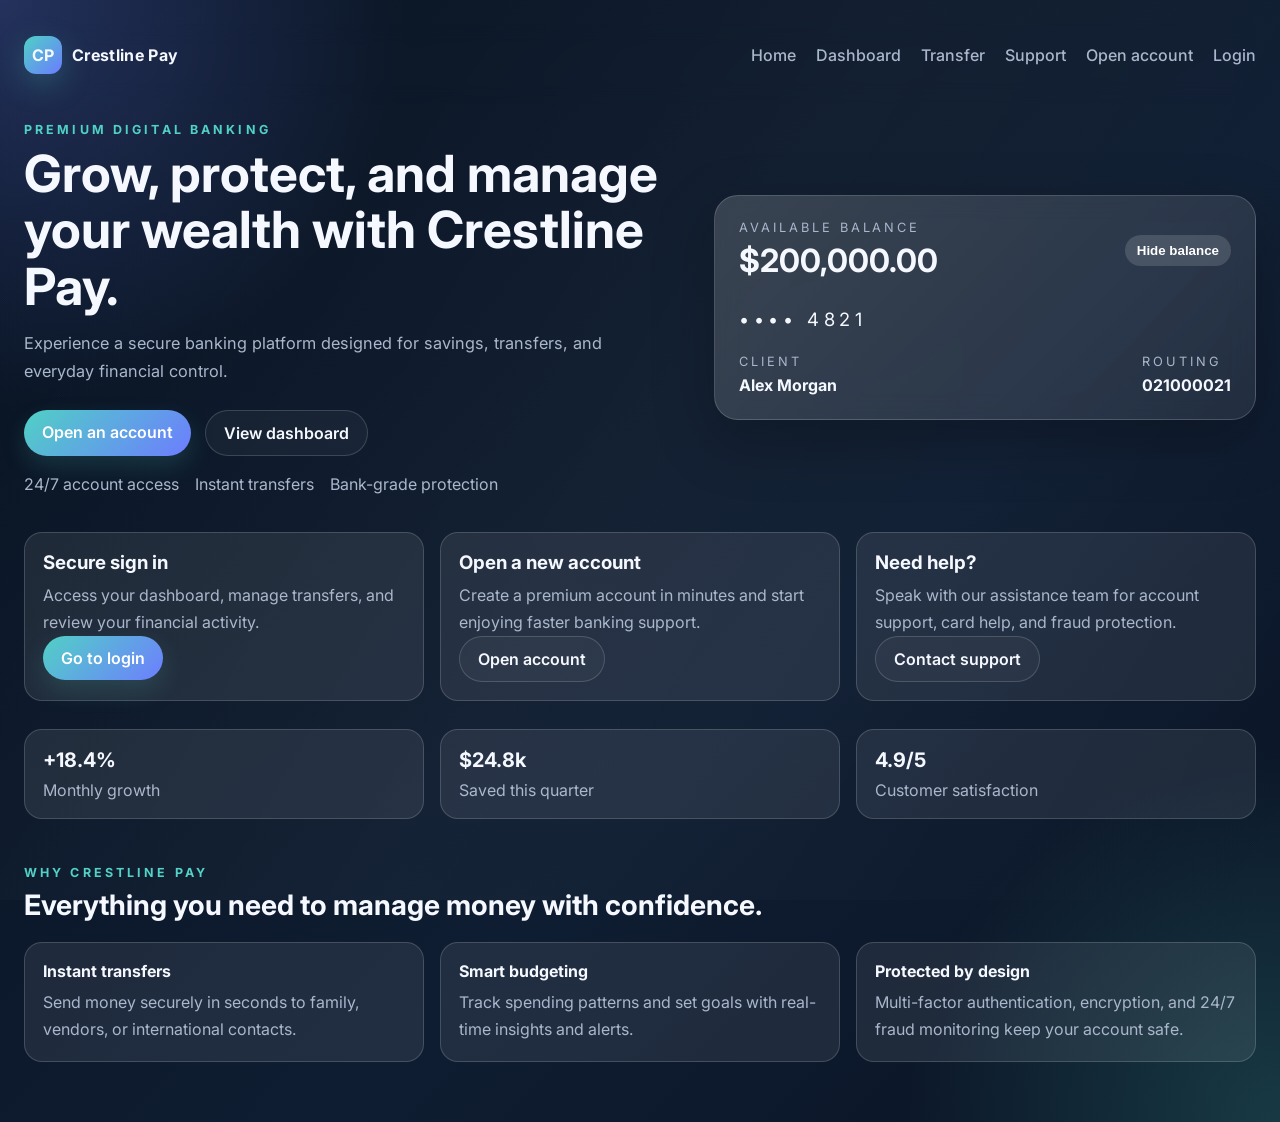
<file: index.html>
<!DOCTYPE html>
<html lang="en">
  <head>
    <meta charset="UTF-8" />
    <meta name="viewport" content="width=device-width, initial-scale=1.0" />
    <title>Crestline Pay</title>
    <meta name="description" content="A professional digital banking experience by Crestline Pay." />
    <link rel="preconnect" href="https://fonts.googleapis.com" />
    <link rel="preconnect" href="https://fonts.gstatic.com" crossorigin />
    <link href="https://fonts.googleapis.com/css2?family=Inter:wght@400;500;600;700;800&display=swap" rel="stylesheet" />
    <link rel="stylesheet" href="styles.css" />
  </head>
  <body>
    <div class="page-shell">
      <header class="topbar">
        <a class="brand" href="index.html">
          <span class="brand-mark">CP</span>
          <span>Crestline Pay</span>
        </a>
        <nav class="nav-links">
          <a href="index.html">Home</a>
          <a href="dashboard.html">Dashboard</a>
          <a href="transfer.html">Transfer</a>
          <a href="support.html">Support</a>
          <a href="open-account.html">Open account</a>
          <a href="login.html">Login</a>
        </nav>
      </header>

      <main>
        <section class="hero">
          <div class="hero-copy">
            <p class="eyebrow">Premium digital banking</p>
            <h1>Grow, protect, and manage your wealth with Crestline Pay.</h1>
            <p class="lead">
              Experience a secure banking platform designed for savings, transfers, and everyday financial control.
            </p>
            <div class="hero-actions">
              <a class="btn btn-primary" href="open-account.html">Open an account</a>
              <a class="btn btn-secondary" href="dashboard.html">View dashboard</a>
            </div>
            <ul class="trust-list">
              <li>24/7 account access</li>
              <li>Instant transfers</li>
              <li>Bank-grade protection</li>
            </ul>
          </div>

          <div class="hero-card">
            <div class="card-top">
              <div>
                <p class="card-label">Available balance</p>
                <h2 id="balanceValue">$200,000.00</h2>
              </div>
              <button id="toggleBalance" class="mini-btn">Hide balance</button>
            </div>
            <div class="card-chip">•••• 4821</div>
            <div class="card-details">
              <div>
                <p class="card-label">Client</p>
                <strong>Alex Morgan</strong>
              </div>
              <div>
                <p class="card-label">Routing</p>
                <strong>021000021</strong>
              </div>
            </div>
          </div>
        </section>

        <section class="action-grid">
          <article class="page-card">
            <h3>Secure sign in</h3>
            <p>Access your dashboard, manage transfers, and review your financial activity.</p>
            <a class="btn btn-primary" href="login.html">Go to login</a>
          </article>
          <article class="page-card">
            <h3>Open a new account</h3>
            <p>Create a premium account in minutes and start enjoying faster banking support.</p>
            <a class="btn btn-secondary" href="open-account.html">Open account</a>
          </article>
          <article class="page-card">
            <h3>Need help?</h3>
            <p>Speak with our assistance team for account support, card help, and fraud protection.</p>
            <a class="btn btn-secondary" href="support.html">Contact support</a>
          </article>
        </section>

        <section class="stats-grid" aria-label="Account highlights">
          <article>
            <strong>+18.4%</strong>
            <span>Monthly growth</span>
          </article>
          <article>
            <strong>$24.8k</strong>
            <span>Saved this quarter</span>
          </article>
          <article>
            <strong>4.9/5</strong>
            <span>Customer satisfaction</span>
          </article>
        </section>

        <section class="feature-section" id="features">
          <div class="section-heading">
            <p class="eyebrow">Why Crestline Pay</p>
            <h3>Everything you need to manage money with confidence.</h3>
          </div>

          <div class="feature-grid">
            <article class="feature-card">
              <h4>Instant transfers</h4>
              <p>Send money securely in seconds to family, vendors, or international contacts.</p>
            </article>
            <article class="feature-card">
              <h4>Smart budgeting</h4>
              <p>Track spending patterns and set goals with real-time insights and alerts.</p>
            </article>
            <article class="feature-card">
              <h4>Protected by design</h4>
              <p>Multi-factor authentication, encryption, and 24/7 fraud monitoring keep your account safe.</p>
            </article>
          </div>
        </section>
      </main>
    </div>

    <script src="script.js"></script>
  </body>
</html>
</file>
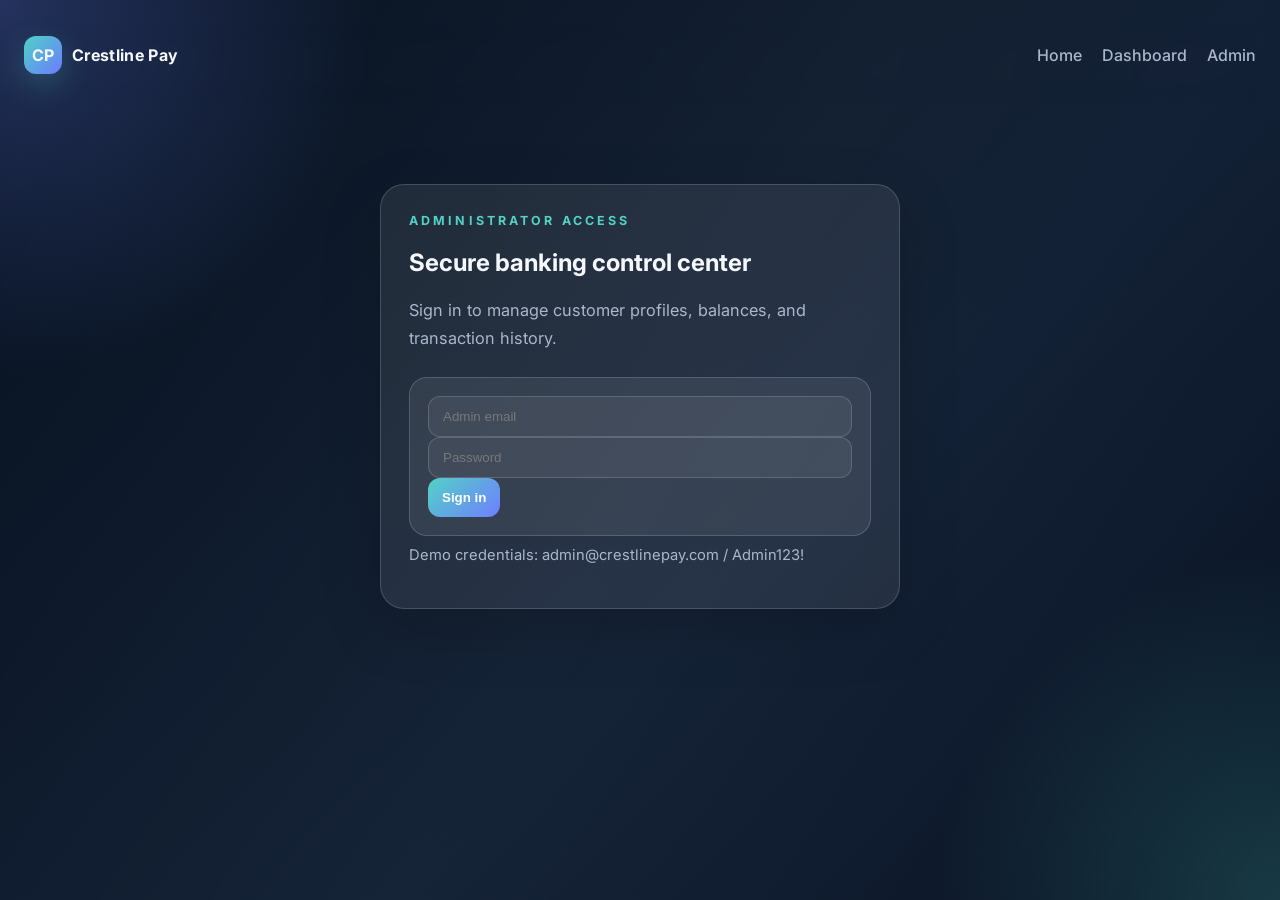
<file: admin-dashboard.html>
<!DOCTYPE html>
<html lang="en">
  <head>
    <meta charset="UTF-8" />
    <meta name="viewport" content="width=device-width, initial-scale=1.0" />
    <title>Crestline Pay | Admin Dashboard</title>
    <link rel="preconnect" href="https://fonts.googleapis.com" />
    <link rel="preconnect" href="https://fonts.gstatic.com" crossorigin />
    <link href="https://fonts.googleapis.com/css2?family=Inter:wght@400;500;600;700;800&display=swap" rel="stylesheet" />
    <link rel="stylesheet" href="styles.css" />
  </head>
  <body>
    <div class="page-shell">
      <header class="topbar">
        <a class="brand" href="index.html">
          <span class="brand-mark">CP</span>
          <span>Crestline Pay</span>
        </a>
        <nav class="nav-links">
          <a href="index.html">Home</a>
          <a href="admin-dashboard.html">Admin panel</a>
          <a href="admin-login.html" onclick="localStorage.removeItem('crestlineAdminAuth')">Logout</a>
        </nav>
      </header>

      <main class="admin-grid">
        <section class="admin-card">
          <div class="card-row">
            <h3>Customer management</h3>
            <span class="pill">Live</span>
          </div>

          <table>
            <thead>
              <tr>
                <th>Name</th>
                <th>Email</th>
                <th>Balance</th>
                <th>Status</th>
              </tr>
            </thead>
            <tbody id="customerTableBody"></tbody>
          </table>
        </section>

        <section class="admin-card">
          <div class="card-row">
            <h3>Create customer account</h3>
            <span class="pill">New</span>
          </div>
          <form id="createCustomerForm" class="form-card compact large-form">
            <input type="text" id="newCustomerName" placeholder="Customer name" required />
            <input type="email" id="newCustomerEmail" placeholder="Customer email" required />
            <input type="number" id="newCustomerBalance" placeholder="Initial balance" required />
            <select id="newCustomerStatus">
              <option value="Active">Active</option>
              <option value="Pending">Pending</option>
              <option value="Restricted">Restricted</option>
            </select>
            <button type="submit">Create account</button>
          </form>
          <p id="createAccountMessage" class="success-text"></p>
        </section>

        <section class="admin-card">
          <div class="card-row">
            <h3>Update account balance</h3>
            <span class="pill">Edit</span>
          </div>
          <form id="balanceForm" class="form-card compact">
            <select id="customerSelect"></select>
            <input type="number" id="newBalance" placeholder="New balance" required />
            <button type="submit">Save balance</button>
          </form>
          <p id="balanceMessage" class="success-text"></p>
        </section>

        <section class="admin-card wide">
          <div class="card-row">
            <h3>Transaction history</h3>
            <span class="pill">Recent</span>
          </div>
          <table>
            <thead>
              <tr>
                <th>Date</th>
                <th>Customer</th>
                <th>Type</th>
                <th>Amount</th>
                <th>Status</th>
              </tr>
            </thead>
            <tbody id="transactionTableBody"></tbody>
          </table>
        </section>
      </main>
    </div>

    <script>
      if (!localStorage.getItem('crestlineAdminAuth')) {
        window.location.href = 'admin-login.html';
      }

      const STORAGE_KEY = 'customers';
      const createForm = document.getElementById('createCustomerForm');
      const balanceForm = document.getElementById('balanceForm');
      const customerTableBody = document.getElementById('customerTableBody');
      const transactionTableBody = document.getElementById('transactionTableBody');
      const customerSelect = document.getElementById('customerSelect');
      const createMessage = document.getElementById('createAccountMessage');
      const balanceMessage = document.getElementById('balanceMessage');

      function formatCurrency(amount) {
        return `$${Number(amount).toLocaleString('en-US', { minimumFractionDigits: 2, maximumFractionDigits: 2 })}`;
      }

      function getCustomers() {
        const saved = localStorage.getItem(STORAGE_KEY);
        if (saved) {
          try {
            const customers = JSON.parse(saved);
            // Convert sign-up customers to admin format if needed
            return customers.map(c => ({
              id: c.id || Date.now(),
              name: c.fullName || c.name,
              email: c.email,
              password: c.password,
              balance: c.balance || 0,
              status: c.status || 'Active',
              address: c.address,
              accountType: c.accountType,
              transactions: c.transactions || []
            }));
          } catch (error) {
            return [];
          }
        }

        return [];
      }

      function saveCustomers(customers) {
        localStorage.setItem(STORAGE_KEY, JSON.stringify(customers));
      }

      function render() {
        const customers = getCustomers();
        customerTableBody.innerHTML = customers.map((customer) => `
          <tr>
            <td>${customer.name}</td>
            <td>${customer.email}</td>
            <td>${formatCurrency(customer.balance)}</td>
            <td><span style="padding: 4px 8px; background: #e8f5e9; color: #2e7d32; border-radius: 4px; font-size: 0.85rem;">${customer.status}</span></td>
          </tr>
        `).join('');

        customerSelect.innerHTML = customers.map((customer) => `
          <option value="${customer.id}">${customer.name}</option>
        `).join('');

        const allTransactions = customers.flatMap((customer) =>
          customer.transactions.map((transaction) => ({
            ...transaction,
            customerName: customer.name,
            customerId: customer.id
          }))
        );

        transactionTableBody.innerHTML = allTransactions.slice().reverse().map((transaction) => `
          <tr>
            <td>${transaction.date}</td>
            <td>${transaction.customerName}</td>
            <td>${transaction.type}</td>
            <td style="${transaction.amount >= 0 ? 'color: #2e7d32;' : 'color: #d32f2f;'}">${transaction.amount >= 0 ? '+' : ''}${formatCurrency(transaction.amount)}</td>
            <td><span style="padding: 4px 8px; background: #e3f2fd; color: #1565c0; border-radius: 4px; font-size: 0.85rem;">${transaction.status}</span></td>
          </tr>
        `).join('');
      }

      createForm.addEventListener('submit', (event) => {
        event.preventDefault();

        const customers = getCustomers();
        const newBalance = Number(document.getElementById('newCustomerBalance').value);
        const newCustomer = {
          id: Date.now(),
          fullName: document.getElementById('newCustomerName').value.trim(),
          email: document.getElementById('newCustomerEmail').value.trim(),
          password: 'defaultPassword123',
          balance: newBalance,
          status: document.getElementById('newCustomerStatus').value,
          address: '',
          accountType: 'Checking account',
          transactions: [
            {
              date: new Date().toISOString().slice(0, 10),
              type: 'Opening Deposit',
              amount: newBalance,
              status: 'Completed'
            }
          ]
        };

        customers.push(newCustomer);
        saveCustomers(customers);
        createForm.reset();
        createMessage.textContent = `${newCustomer.fullName}'s account has been created.`;
        render();
      });

      balanceForm.addEventListener('submit', (event) => {
        event.preventDefault();

        const customers = getCustomers();
        const customerId = Number(customerSelect.value);
        const customer = customers.find((entry) => entry.id === customerId);
        const newBalance = Number(document.getElementById('newBalance').value);
        const oldBalance = customer ? customer.balance : 0;
        const balanceDifference = newBalance - oldBalance;

        if (customer) {
          customer.balance = newBalance;
          customer.transactions.push({
            date: new Date().toISOString().slice(0, 10),
            type: balanceDifference >= 0 ? 'Deposit' : 'Withdrawal',
            amount: balanceDifference,
            status: 'Completed'
          });
          saveCustomers(customers);
          balanceMessage.textContent = `${customer.name}'s balance updated to ${formatCurrency(newBalance)}.`;
          document.getElementById('newBalance').value = '';
          render();
        }
      });

      render();
    </script>
  </body>
</html>
</file>
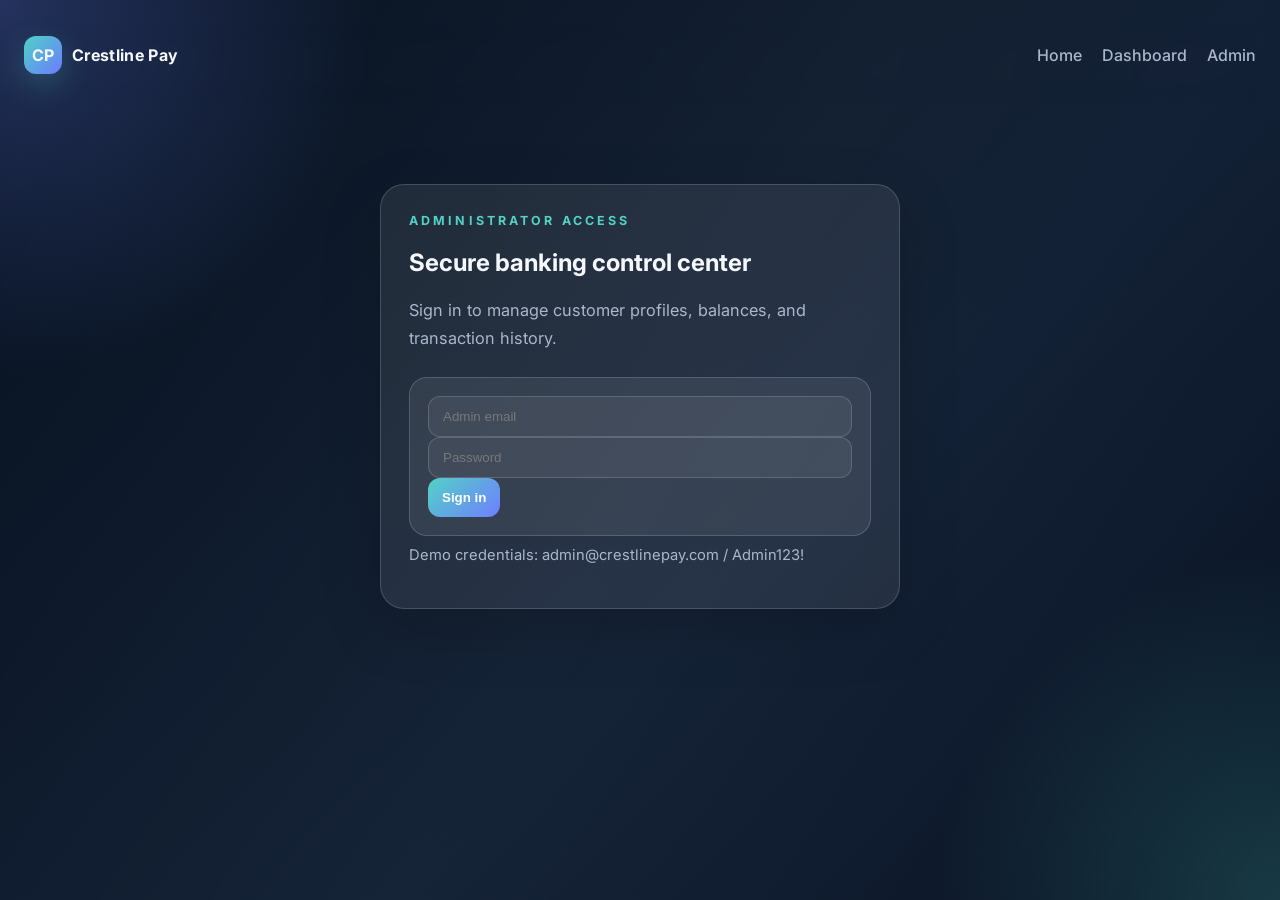
<file: admin-login.html>
<!DOCTYPE html>
<html lang="en">
  <head>
    <meta charset="UTF-8" />
    <meta name="viewport" content="width=device-width, initial-scale=1.0" />
    <title>Crestline Pay | Admin Login</title>
    <link rel="preconnect" href="https://fonts.googleapis.com" />
    <link rel="preconnect" href="https://fonts.gstatic.com" crossorigin />
    <link href="https://fonts.googleapis.com/css2?family=Inter:wght@400;500;600;700;800&display=swap" rel="stylesheet" />
    <link rel="stylesheet" href="styles.css" />
  </head>
  <body>
    <div class="page-shell">
      <header class="topbar">
        <a class="brand" href="index.html">
          <span class="brand-mark">CP</span>
          <span>Crestline Pay</span>
        </a>
        <nav class="nav-links">
          <a href="index.html">Home</a>
          <a href="dashboard.html">Dashboard</a>
          <a href="admin-login.html">Admin</a>
        </nav>
      </header>

      <main class="auth-center">
        <section class="auth-card">
          <p class="eyebrow">Administrator access</p>
          <h1>Secure banking control center</h1>
          <p class="lead">Sign in to manage customer profiles, balances, and transaction history.</p>

          <form id="adminLoginForm" class="form-card">
            <input type="email" id="adminEmail" placeholder="Admin email" required />
            <input type="password" id="adminPassword" placeholder="Password" required />
            <button type="submit">Sign in</button>
          </form>

          <p class="helper-text">Demo credentials: admin@crestlinepay.com / Admin123!</p>
          <p id="adminError" class="error-text"></p>
        </section>
      </main>
    </div>

    <script>
      const form = document.getElementById('adminLoginForm');
      const errorBox = document.getElementById('adminError');

      form.addEventListener('submit', (event) => {
        event.preventDefault();
        const email = document.getElementById('adminEmail').value.trim();
        const password = document.getElementById('adminPassword').value;

        if (email === 'admin@crestlinepay.com' && password === 'Admin123!') {
          localStorage.setItem('crestlineAdminAuth', 'true');
          window.location.href = 'admin-dashboard.html';
        } else {
          errorBox.textContent = 'Invalid login credentials. Please try again.';
        }
      });
    </script>
  </body>
</html>
</file>
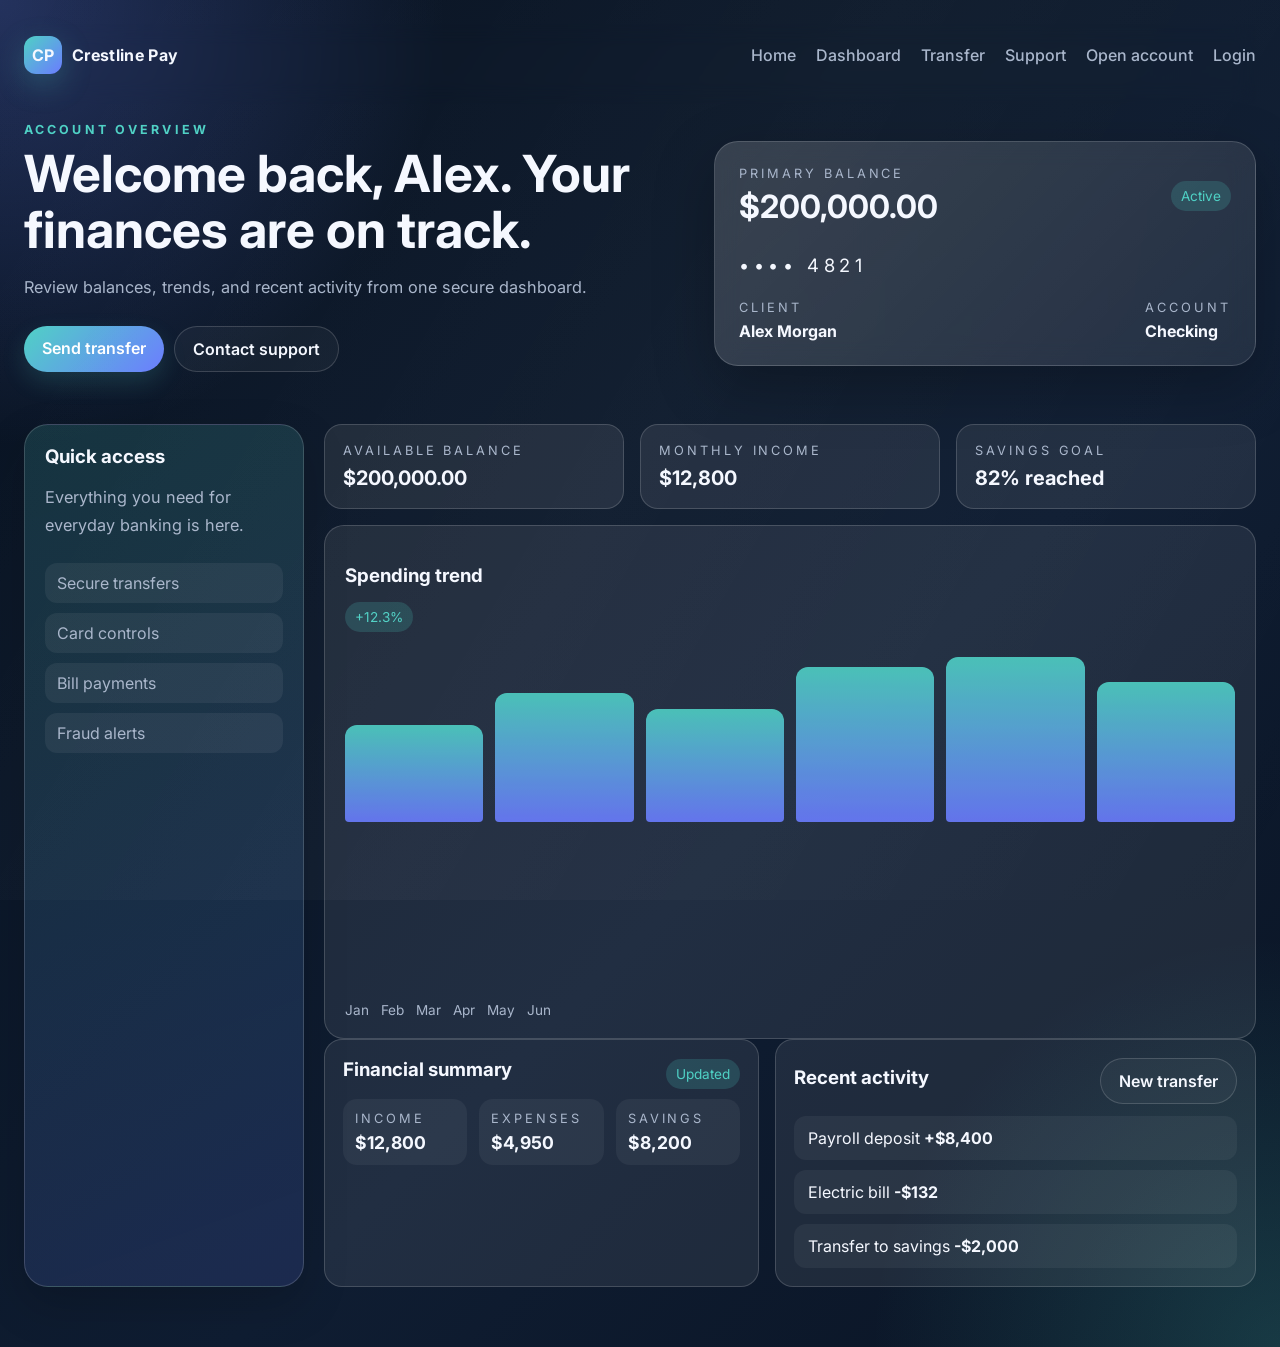
<file: dashboard.html>
<!DOCTYPE html>
<html lang="en">
  <head>
    <meta charset="UTF-8" />
    <meta name="viewport" content="width=device-width, initial-scale=1.0" />
    <title>Crestline Pay | Dashboard</title>
    <link rel="preconnect" href="https://fonts.googleapis.com" />
    <link rel="preconnect" href="https://fonts.gstatic.com" crossorigin />
    <link href="https://fonts.googleapis.com/css2?family=Inter:wght@400;500;600;700;800&display=swap" rel="stylesheet" />
    <link rel="stylesheet" href="styles.css" />
  </head>
  <body>
    <div class="page-shell">
      <header class="topbar">
        <a class="brand" href="index.html">
          <span class="brand-mark">CP</span>
          <span>Crestline Pay</span>
        </a>
        <nav class="nav-links">
          <a href="index.html">Home</a>
          <a href="dashboard.html">Dashboard</a>
          <a href="transfer.html">Transfer</a>
          <a href="support.html">Support</a>
          <a href="open-account.html">Open account</a>
          <a href="login.html">Login</a>
        </nav>
      </header>

      <main>
        <section class="hero">
          <div class="hero-copy">
            <p class="eyebrow">Account overview</p>
            <h1>Welcome back, <span data-customer-name>Alex</span>. Your finances are on track.</h1>
            <p class="lead">Review balances, trends, and recent activity from one secure dashboard.</p>
            <div class="quick-actions">
              <a class="btn btn-primary" href="transfer.html">Send transfer</a>
              <a class="btn btn-secondary" href="support.html">Contact support</a>
            </div>
          </div>
          <div class="hero-card">
            <div class="card-top">
              <div>
                <p class="card-label">Primary balance</p>
                <h2 data-customer-balance>$200,000.00</h2>
              </div>
              <span class="pill">Active</span>
            </div>
            <div class="card-chip">•••• 4821</div>
            <div class="card-details">
              <div>
                <p class="card-label">Client</p>
                <strong data-customer-fullname>Alex Morgan</strong>
              </div>
              <div>
                <p class="card-label">Account</p>
                <strong data-customer-accounttype>Checking</strong>
              </div>
            </div>
          </div>
        </section>

        <section class="dashboard-shell">
          <aside class="sidebar">
            <h3>Quick access</h3>
            <p class="lead">Everything you need for everyday banking is here.</p>
            <ul>
              <li>Secure transfers</li>
              <li>Card controls</li>
              <li>Bill payments</li>
              <li>Fraud alerts</li>
            </ul>
          </aside>

          <div class="main-panel">
            <section class="metric-grid">
              <article class="metric-card">
                <p class="card-label">Available balance</p>
                <strong data-metric-balance>$200,000.00</strong>
              </article>
              <article class="metric-card">
                <p class="card-label">Monthly income</p>
                <strong>$12,800</strong>
              </article>
              <article class="metric-card">
                <p class="card-label">Savings goal</p>
                <strong>82% reached</strong>
              </article>
            </section>

            <section class="chart-card">
              <div class="card-row">
                <h3>Spending trend</h3>
                <span class="pill">+12.3%</span>
              </div>
              <div class="chart-bars">
                <div style="height: 54%"></div>
                <div style="height: 72%"></div>
                <div style="height: 63%"></div>
                <div style="height: 86%"></div>
                <div style="height: 92%"></div>
                <div style="height: 78%"></div>
              </div>
              <div class="chart-bars">
                <span>Jan</span>
                <span>Feb</span>
                <span>Mar</span>
                <span>Apr</span>
                <span>May</span>
                <span>Jun</span>
              </div>
            </section>

            <section class="dashboard-layout">
              <article class="dashboard-card">
                <div class="card-row">
                  <h3>Financial summary</h3>
                  <span class="pill">Updated</span>
                </div>
                <div class="summary-grid">
                  <article>
                    <p class="card-label">Income</p>
                    <strong>$12,800</strong>
                  </article>
                  <article>
                    <p class="card-label">Expenses</p>
                    <strong>$4,950</strong>
                  </article>
                  <article>
                    <p class="card-label">Savings</p>
                    <strong>$8,200</strong>
                  </article>
                </div>
              </article>

              <article class="dashboard-card">
                <div class="card-row">
                  <h3>Recent activity</h3>
                  <a class="btn btn-secondary" href="transfer.html">New transfer</a>
                </div>
                <div class="service-list">
                  <div>Payroll deposit <strong>+$8,400</strong></div>
                  <div>Electric bill <strong>-$132</strong></div>
                  <div>Transfer to savings <strong>-$2,000</strong></div>
                </div>
              </article>
            </section>
          </div>
        </section>
      </main>
    </div>
    <script src="script.js"></script>
  </body>
</html>
</file>
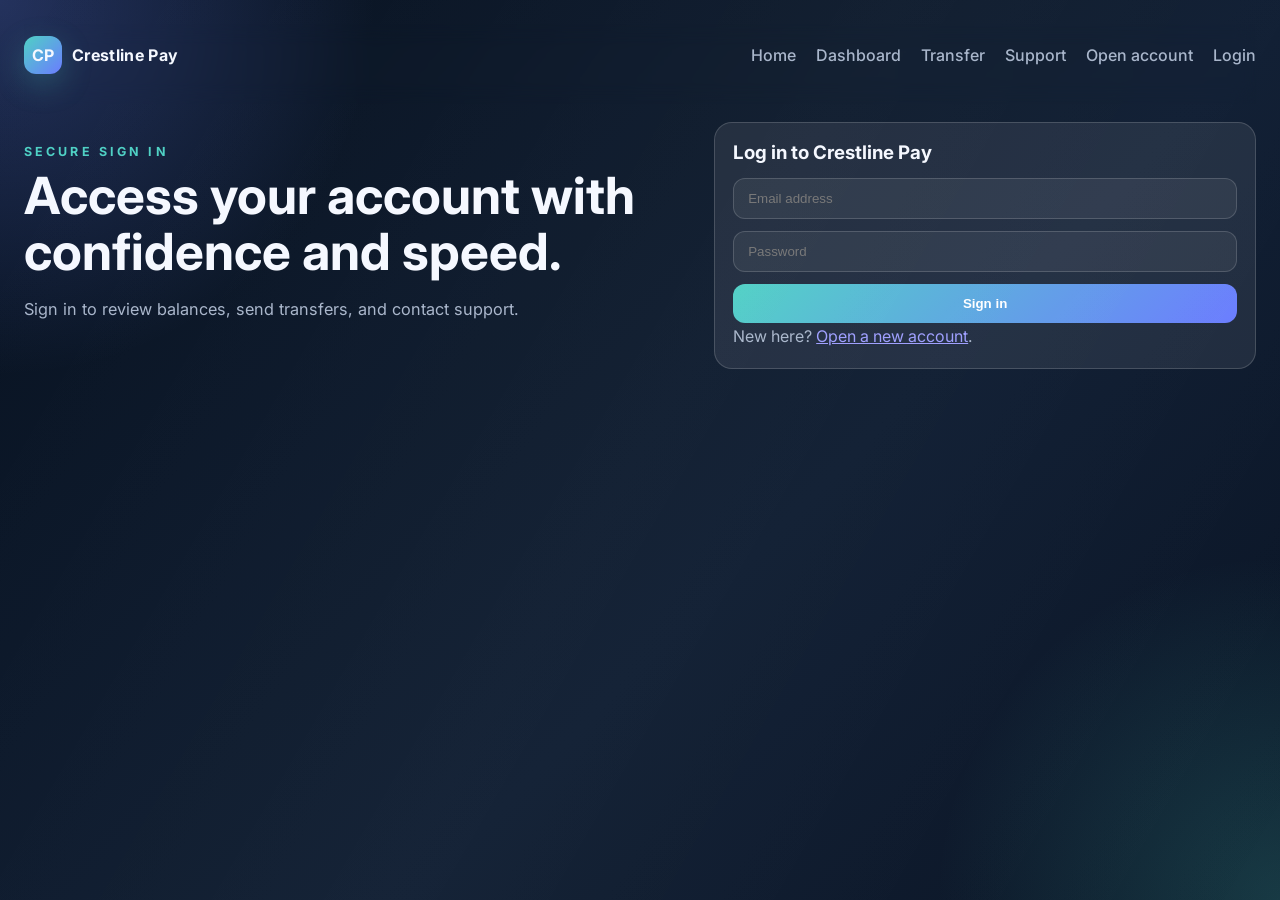
<file: login.html>
<!DOCTYPE html>
<html lang="en">
  <head>
    <meta charset="UTF-8" />
    <meta name="viewport" content="width=device-width, initial-scale=1.0" />
    <title>Crestline Pay | Login</title>
    <link rel="preconnect" href="https://fonts.googleapis.com" />
    <link rel="preconnect" href="https://fonts.gstatic.com" crossorigin />
    <link href="https://fonts.googleapis.com/css2?family=Inter:wght@400;500;600;700;800&display=swap" rel="stylesheet" />
    <link rel="stylesheet" href="styles.css" />
  </head>
  <body>
    <div class="page-shell">
      <header class="topbar">
        <a class="brand" href="index.html">
          <span class="brand-mark">CP</span>
          <span>Crestline Pay</span>
        </a>
        <nav class="nav-links">
          <a href="index.html">Home</a>
          <a href="dashboard.html">Dashboard</a>
          <a href="transfer.html">Transfer</a>
          <a href="support.html">Support</a>
          <a href="open-account.html">Open account</a>
          <a href="login.html">Login</a>
        </nav>
      </header>

      <main>
        <section class="hero">
          <div class="hero-copy">
            <p class="eyebrow">Secure sign in</p>
            <h1>Access your account with confidence and speed.</h1>
            <p class="lead">Sign in to review balances, send transfers, and contact support.</p>
          </div>
          <div class="form-card">
            <h3>Log in to Crestline Pay</h3>
            <form data-login-form>
              <input type="email" placeholder="Email address" required />
              <input type="password" placeholder="Password" required />
              <button type="submit">Sign in</button>
            </form>
            <div data-status></div>
            <p>New here? <a href="open-account.html">Open a new account</a>.</p>
          </div>
        </section>
      </main>
    </div>
    <script src="script.js"></script>
  </body>
</html>
</file>
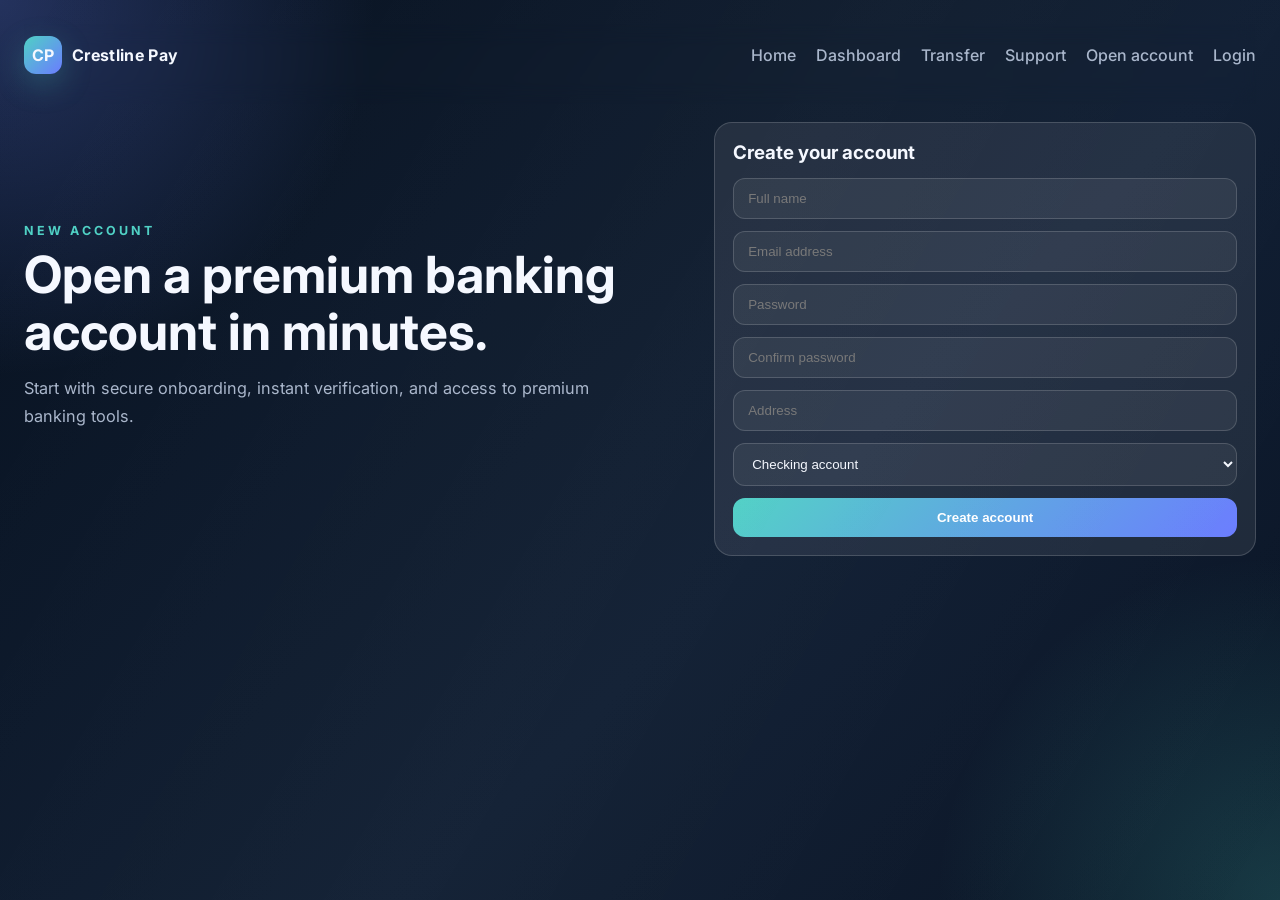
<file: open-account.html>
<!DOCTYPE html>
<html lang="en">
  <head>
    <meta charset="UTF-8" />
    <meta name="viewport" content="width=device-width, initial-scale=1.0" />
    <title>Crestline Pay | Open Account</title>
    <link rel="preconnect" href="https://fonts.googleapis.com" />
    <link rel="preconnect" href="https://fonts.gstatic.com" crossorigin />
    <link href="https://fonts.googleapis.com/css2?family=Inter:wght@400;500;600;700;800&display=swap" rel="stylesheet" />
    <link rel="stylesheet" href="styles.css" />
  </head>
  <body>
    <div class="page-shell">
      <header class="topbar">
        <a class="brand" href="index.html">
          <span class="brand-mark">CP</span>
          <span>Crestline Pay</span>
        </a>
        <nav class="nav-links">
          <a href="index.html">Home</a>
          <a href="dashboard.html">Dashboard</a>
          <a href="transfer.html">Transfer</a>
          <a href="support.html">Support</a>
          <a href="open-account.html">Open account</a>
          <a href="login.html">Login</a>
        </nav>
      </header>

      <main>
        <section class="hero">
          <div class="hero-copy">
            <p class="eyebrow">New account</p>
            <h1>Open a premium banking account in minutes.</h1>
            <p class="lead">Start with secure onboarding, instant verification, and access to premium banking tools.</p>
          </div>
          <div class="form-card">
            <h3>Create your account</h3>
            <form data-account-form>
              <input type="text" placeholder="Full name" required />
              <input type="email" placeholder="Email address" required />
              <input type="password" placeholder="Password" required />
              <input type="password" placeholder="Confirm password" required />
              <input type="text" placeholder="Address" required />
              <select>
                <option>Checking account</option>
                <option>Savings account</option>
                <option>Business account</option>
              </select>
              <button type="submit">Create account</button>
            </form>
            <div data-status></div>
          </div>
        </section>
      </main>
    </div>
    <script src="script.js"></script>
  </body>
</html>
</file>
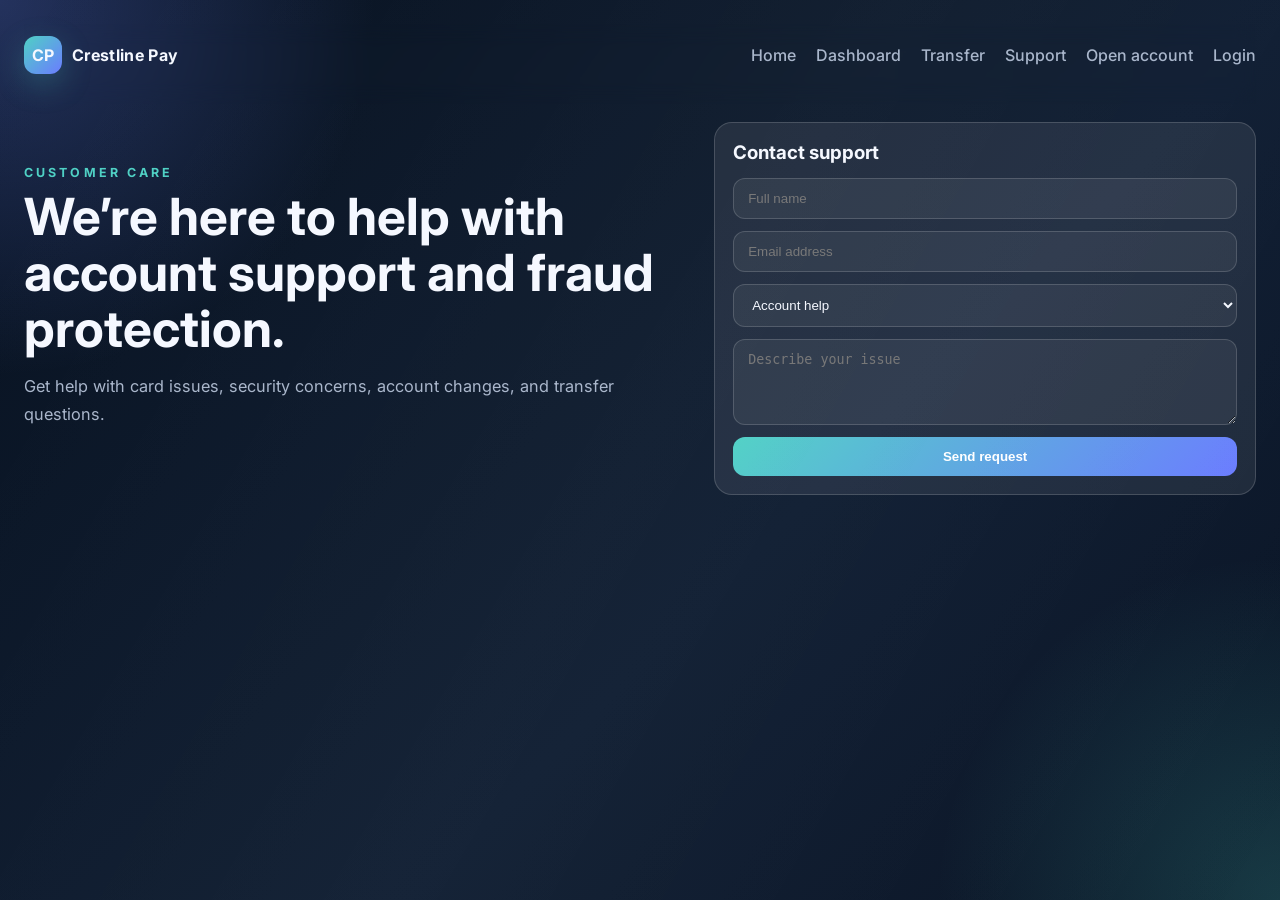
<file: support.html>
<!DOCTYPE html>
<html lang="en">
  <head>
    <meta charset="UTF-8" />
    <meta name="viewport" content="width=device-width, initial-scale=1.0" />
    <title>Crestline Pay | Support</title>
    <link rel="preconnect" href="https://fonts.googleapis.com" />
    <link rel="preconnect" href="https://fonts.gstatic.com" crossorigin />
    <link href="https://fonts.googleapis.com/css2?family=Inter:wght@400;500;600;700;800&display=swap" rel="stylesheet" />
    <link rel="stylesheet" href="styles.css" />
  </head>
  <body>
    <div class="page-shell">
      <header class="topbar">
        <a class="brand" href="index.html">
          <span class="brand-mark">CP</span>
          <span>Crestline Pay</span>
        </a>
        <nav class="nav-links">
          <a href="index.html">Home</a>
          <a href="dashboard.html">Dashboard</a>
          <a href="transfer.html">Transfer</a>
          <a href="support.html">Support</a>
          <a href="open-account.html">Open account</a>
          <a href="login.html">Login</a>
        </nav>
      </header>

      <main>
        <section class="hero">
          <div class="hero-copy">
            <p class="eyebrow">Customer care</p>
            <h1>We’re here to help with account support and fraud protection.</h1>
            <p class="lead">Get help with card issues, security concerns, account changes, and transfer questions.</p>
          </div>
          <div class="form-card">
            <h3>Contact support</h3>
            <form data-support-form>
              <input type="text" placeholder="Full name" required />
              <input type="email" placeholder="Email address" required />
              <select>
                <option>Account help</option>
                <option>Card replacement</option>
                <option>Security concern</option>
              </select>
              <textarea rows="4" placeholder="Describe your issue"></textarea>
              <button type="submit">Send request</button>
            </form>
            <div data-status></div>
          </div>
        </section>
      </main>
    </div>
    <script src="script.js"></script>
  </body>
</html>
</file>
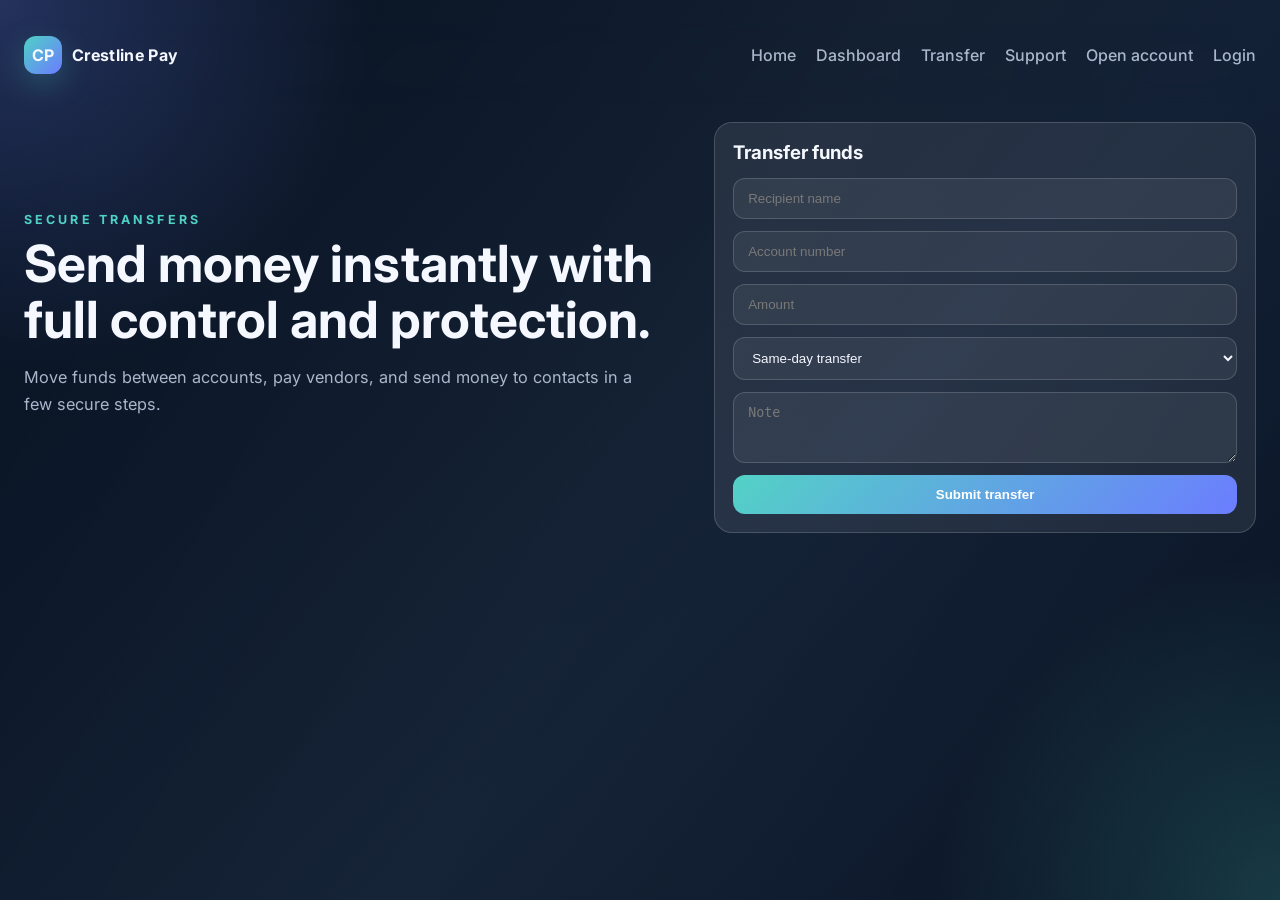
<file: transfer.html>
<!DOCTYPE html>
<html lang="en">
  <head>
    <meta charset="UTF-8" />
    <meta name="viewport" content="width=device-width, initial-scale=1.0" />
    <title>Crestline Pay | Transfer</title>
    <link rel="preconnect" href="https://fonts.googleapis.com" />
    <link rel="preconnect" href="https://fonts.gstatic.com" crossorigin />
    <link href="https://fonts.googleapis.com/css2?family=Inter:wght@400;500;600;700;800&display=swap" rel="stylesheet" />
    <link rel="stylesheet" href="styles.css" />
  </head>
  <body>
    <div class="page-shell">
      <header class="topbar">
        <a class="brand" href="index.html">
          <span class="brand-mark">CP</span>
          <span>Crestline Pay</span>
        </a>
        <nav class="nav-links">
          <a href="index.html">Home</a>
          <a href="dashboard.html">Dashboard</a>
          <a href="transfer.html">Transfer</a>
          <a href="support.html">Support</a>
          <a href="open-account.html">Open account</a>
          <a href="login.html">Login</a>
        </nav>
      </header>

      <main>
        <section class="hero">
          <div class="hero-copy">
            <p class="eyebrow">Secure transfers</p>
            <h1>Send money instantly with full control and protection.</h1>
            <p class="lead">Move funds between accounts, pay vendors, and send money to contacts in a few secure steps.</p>
          </div>
          <div class="form-card">
            <h3>Transfer funds</h3>
            <form data-transfer-form>
              <input type="text" placeholder="Recipient name" required />
              <input type="text" placeholder="Account number" required />
              <input type="number" placeholder="Amount" required />
              <select>
                <option>Same-day transfer</option>
                <option>Priority transfer</option>
                <option>International transfer</option>
              </select>
              <textarea rows="3" placeholder="Note"></textarea>
              <button type="submit">Submit transfer</button>
            </form>
            <div data-status></div>
          </div>
        </section>
      </main>
    </div>
    <script src="script.js"></script>
  </body>
</html>
</file>
<file: styles.css>
:root {
  color-scheme: dark;
  --bg: #07111f;
  --panel: rgba(255, 255, 255, 0.08);
  --panel-strong: rgba(255, 255, 255, 0.14);
  --text: #f5f8ff;
  --muted: #a9b6cb;
  --accent: #4fd1c5;
  --accent-2: #6b7cff;
  --border: rgba(255, 255, 255, 0.16);
}

* {
  box-sizing: border-box;
}

body {
  margin: 0;
  font-family: 'Inter', sans-serif;
  color: var(--text);
  background:
    radial-gradient(circle at top left, rgba(111, 136, 255, 0.28), transparent 24%),
    radial-gradient(circle at bottom right, rgba(79, 209, 197, 0.2), transparent 22%),
    linear-gradient(135deg, var(--bg), #0f1d32 60%, #0a1424);
  min-height: 100vh;
  position: relative;
}

body::before {
  content: '';
  position: fixed;
  inset: 0;
  background: linear-gradient(120deg, transparent 0%, rgba(255,255,255,0.03) 50%, transparent 100%);
  pointer-events: none;
}

.page-shell {
  max-width: 1280px;
  margin: 0 auto;
  padding: 24px 24px 60px;
}

.topbar {
  display: flex;
  justify-content: space-between;
  align-items: center;
  padding: 12px 0 30px;
  position: sticky;
  top: 0;
  z-index: 10;
  backdrop-filter: blur(10px);
}

.brand {
  display: flex;
  align-items: center;
  gap: 10px;
  text-decoration: none;
  color: var(--text);
  font-weight: 700;
  letter-spacing: 0.02em;
}

.brand-mark {
  display: grid;
  place-items: center;
  width: 38px;
  height: 38px;
  border-radius: 12px;
  background: linear-gradient(135deg, var(--accent), var(--accent-2));
  box-shadow: 0 10px 30px rgba(79, 209, 197, 0.25);
}

.nav-links {
  display: flex;
  gap: 20px;
  flex-wrap: wrap;
}

.nav-links a {
  color: var(--muted);
  text-decoration: none;
  font-weight: 500;
  transition: color 0.2s ease;
}

.nav-links a:hover {
  color: var(--text);
}

.hero {
  display: grid;
  grid-template-columns: 1.1fr 0.9fr;
  gap: 28px;
  align-items: center;
  padding: 18px 0 28px;
}

.eyebrow {
  margin: 0 0 8px;
  color: var(--accent);
  text-transform: uppercase;
  letter-spacing: 0.25em;
  font-size: 0.78rem;
  font-weight: 700;
}

.hero h1 {
  margin: 0 0 12px;
  font-size: clamp(2rem, 4vw, 3.4rem);
  line-height: 1.1;
}

.lead {
  color: var(--muted);
  font-size: 1.02rem;
  line-height: 1.7;
  max-width: 620px;
  margin-bottom: 24px;
}

.hero-actions {
  display: flex;
  gap: 14px;
  flex-wrap: wrap;
  margin-bottom: 18px;
}

.btn {
  display: inline-block;
  padding: 12px 18px;
  border-radius: 999px;
  text-decoration: none;
  font-weight: 600;
  transition: transform 0.2s ease, box-shadow 0.2s ease;
}

.btn:hover {
  transform: translateY(-2px);
}

.btn-primary {
  background: linear-gradient(135deg, var(--accent), var(--accent-2));
  color: white;
  box-shadow: 0 10px 24px rgba(79, 209, 197, 0.16);
}

.btn-secondary {
  color: var(--text);
  border: 1px solid var(--border);
  background: rgba(255, 255, 255, 0.04);
}

.trust-list {
  list-style: none;
  display: flex;
  gap: 16px;
  padding: 0;
  margin: 0;
  color: var(--muted);
  flex-wrap: wrap;
}

.hero-card {
  padding: 24px;
  border-radius: 24px;
  background: linear-gradient(135deg, rgba(255,255,255,0.16), rgba(255,255,255,0.08));
  border: 1px solid var(--border);
  box-shadow: 0 20px 60px rgba(0, 0, 0, 0.25);
  backdrop-filter: blur(12px);
  animation: fadeUp 0.6s ease both;
}

.card-top, .card-details {
  display: flex;
  justify-content: space-between;
  align-items: center;
}

.card-label {
  margin: 0 0 6px;
  font-size: 0.8rem;
  text-transform: uppercase;
  letter-spacing: 0.23em;
  color: var(--muted);
}

.hero-card h2 {
  margin: 0;
  font-size: 2rem;
}

.mini-btn {
  border: 0;
  border-radius: 999px;
  padding: 8px 12px;
  font-weight: 600;
  color: white;
  background: rgba(255, 255, 255, 0.14);
  cursor: pointer;
}

.card-chip {
  margin: 28px 0 24px;
  font-size: 1.15rem;
  letter-spacing: 0.25em;
}

.dashboard-panel {
  display: grid;
  grid-template-columns: 0.9fr 1.1fr;
  gap: 18px;
  margin: 8px 0 28px;
}

.panel-card {
  background: var(--panel);
  border: 1px solid var(--border);
  border-radius: 20px;
  padding: 20px;
}

.login-card h3, .account-card h3 {
  margin: 0 0 8px;
}

.login-card p, .account-card p, .login-card small {
  color: var(--muted);
}

.login-card form {
  display: grid;
  gap: 12px;
  margin: 16px 0;
}

.login-card input {
  padding: 12px 14px;
  border-radius: 12px;
  border: 1px solid var(--border);
  background: rgba(255, 255, 255, 0.06);
  color: var(--text);
}

.login-card button {
  padding: 12px 14px;
  border: 0;
  border-radius: 12px;
  background: linear-gradient(135deg, var(--accent), var(--accent-2));
  color: white;
  font-weight: 700;
  cursor: pointer;
}

.dashboard-header {
  display: flex;
  justify-content: space-between;
  align-items: center;
  margin-bottom: 16px;
}

.status-pill, .pill {
  padding: 7px 10px;
  border-radius: 999px;
  background: rgba(79, 209, 197, 0.18);
  color: var(--accent);
  font-size: 0.85rem;
}

.summary-grid {
  display: grid;
  grid-template-columns: repeat(3, minmax(0, 1fr));
  gap: 12px;
  margin-bottom: 16px;
}

.summary-grid article {
  padding: 12px;
  border-radius: 14px;
  background: rgba(255, 255, 255, 0.05);
}

.summary-grid strong {
  font-size: 1.1rem;
}

.transaction-box {
  padding: 14px;
  border-radius: 14px;
  background: rgba(255, 255, 255, 0.05);
}

.transaction-title {
  display: flex;
  justify-content: space-between;
  align-items: center;
  margin-bottom: 10px;
}

.transaction-title a {
  color: var(--accent);
  text-decoration: none;
}

.transaction-box ul {
  list-style: none;
  padding: 0;
  margin: 0;
  display: grid;
  gap: 10px;
}

.transaction-box li {
  display: flex;
  justify-content: space-between;
  color: var(--muted);
}

.transaction-box strong {
  color: var(--text);
}

.stats-grid {
  display: grid;
  grid-template-columns: repeat(3, minmax(0, 1fr));
  gap: 16px;
  margin: 14px 0 34px;
}

.stats-grid article, .feature-card, .page-card, .form-card, .dashboard-card {
  background: var(--panel);
  border: 1px solid var(--border);
  border-radius: 18px;
  padding: 18px;
  transition: transform 0.2s ease, border-color 0.2s ease;
}

.stats-grid article:hover, .feature-card:hover, .page-card:hover, .form-card:hover, .dashboard-card:hover {
  transform: translateY(-3px);
  border-color: rgba(79, 209, 197, 0.45);
}

.stats-grid strong {
  display: block;
  font-size: 1.25rem;
  margin-bottom: 8px;
}

.stats-grid span {
  color: var(--muted);
}

.feature-section {
  padding-top: 12px;
}

.section-heading h3 {
  font-size: clamp(1.4rem, 2.2vw, 1.8rem);
  margin: 4px 0 20px;
}

.feature-grid {
  display: grid;
  grid-template-columns: repeat(3, minmax(0, 1fr));
  gap: 16px;
}

.feature-card h4, .page-card h3, .form-card h3, .dashboard-card h3 {
  margin: 0 0 8px;
}

.feature-card p, .page-card p, .form-card p {
  margin: 0;
  color: var(--muted);
  line-height: 1.7;
}

.action-grid {
  display: grid;
  grid-template-columns: repeat(3, minmax(0, 1fr));
  gap: 16px;
  margin: 10px 0 28px;
}

.form-card form {
  display: grid;
  gap: 12px;
  margin-top: 14px;
}

.form-card input,
.form-card select,
.form-card textarea {
  width: 100%;
  padding: 12px 14px;
  border-radius: 12px;
  border: 1px solid var(--border);
  background: rgba(255, 255, 255, 0.06);
  color: var(--text);
}

.form-card button {
  border: 0;
  border-radius: 12px;
  padding: 12px 14px;
  font-weight: 700;
  color: white;
  cursor: pointer;
  background: linear-gradient(135deg, var(--accent), var(--accent-2));
}

.dashboard-layout {
  display: grid;
  grid-template-columns: 0.95fr 1.05fr;
  gap: 16px;
}

.dashboard-card .card-row {
  display: flex;
  justify-content: space-between;
  align-items: center;
  margin-bottom: 10px;
}

.quick-actions {
  display: flex;
  gap: 10px;
  flex-wrap: wrap;
  margin: 14px 0;
}

.quick-actions a {
  text-decoration: none;
}

.service-list {
  display: grid;
  gap: 10px;
  margin-top: 12px;
}

.service-list div {
  padding: 12px 14px;
  border-radius: 12px;
  background: rgba(255, 255, 255, 0.05);
}

.dashboard-shell {
  display: grid;
  grid-template-columns: 280px 1fr;
  gap: 20px;
  margin-top: 10px;
}

.sidebar {
  background: linear-gradient(160deg, rgba(79, 209, 197, 0.16), rgba(107, 124, 255, 0.14));
  border: 1px solid var(--border);
  border-radius: 24px;
  padding: 20px;
  box-shadow: 0 18px 45px rgba(0,0,0,0.18);
}

.sidebar h3 {
  margin: 0 0 8px;
}

.sidebar ul {
  list-style: none;
  padding: 0;
  margin: 16px 0 0;
  display: grid;
  gap: 10px;
}

.sidebar li {
  padding: 10px 12px;
  border-radius: 12px;
  background: rgba(255,255,255,0.06);
  color: var(--muted);
}

.metric-grid {
  display: grid;
  grid-template-columns: repeat(3, minmax(0, 1fr));
  gap: 16px;
  margin-bottom: 16px;
}

.metric-card {
  padding: 18px;
  border-radius: 18px;
  background: var(--panel);
  border: 1px solid var(--border);
}

.metric-card strong {
  display: block;
  font-size: 1.25rem;
  margin-top: 8px;
}

.chart-card {
  padding: 20px;
  border-radius: 20px;
  background: var(--panel);
  border: 1px solid var(--border);
}

.chart-bars {
  display: flex;
  align-items: flex-end;
  gap: 12px;
  height: 180px;
  margin-top: 16px;
}

.chart-bars div {
  flex: 1;
  border-radius: 12px 12px 4px 4px;
  background: linear-gradient(180deg, var(--accent), var(--accent-2));
  min-height: 26px;
  animation: rise 0.8s ease forwards;
  opacity: 0.9;
}

.chart-bars span {
  display: block;
  margin-top: 8px;
  text-align: center;
  color: var(--muted);
  font-size: 0.85rem;
}

.success-text {
  color: var(--accent);
  font-weight: 600;
}

.auth-center {
  display: grid;
  place-items: center;
  min-height: 65vh;
}

.auth-card {
  width: min(100%, 520px);
  padding: 28px;
  border-radius: 24px;
  background: var(--panel);
  border: 1px solid var(--border);
  box-shadow: 0 20px 60px rgba(0, 0, 0, 0.2);
}

.helper-text {
  color: var(--muted);
  font-size: 0.92rem;
  margin-top: 10px;
}

.error-text {
  color: #ff7f90;
  margin-top: 10px;
  font-weight: 600;
}

.admin-grid {
  display: grid;
  grid-template-columns: 1.2fr 0.8fr;
  gap: 18px;
}

.admin-card {
  background: var(--panel);
  border: 1px solid var(--border);
  border-radius: 22px;
  padding: 20px;
  box-shadow: 0 18px 45px rgba(0, 0, 0, 0.16);
}

.admin-card.wide {
  grid-column: 1 / -1;
}

.admin-card table {
  width: 100%;
  border-collapse: collapse;
  margin-top: 10px;
}

.admin-card th,
.admin-card td {
  text-align: left;
  padding: 10px 8px;
  border-bottom: 1px solid rgba(255,255,255,0.08);
}

.compact {
  margin-top: 12px;
}

.large-form {
  padding: 24px;
  gap: 16px;
}

.large-form input,
.large-form select,
.large-form button {
  padding: 14px 16px;
  font-size: 1.02rem;
  min-height: 48px;
}

.large-form button {
  min-height: 52px;
  font-weight: 700;
}

@keyframes fadeUp {
  from {
    opacity: 0;
    transform: translateY(12px);
  }
  to {
    opacity: 1;
    transform: translateY(0);
  }
}

@keyframes rise {
  from {
    height: 0;
    opacity: 0;
  }
  to {
    opacity: 0.9;
  }
}

@media (max-width: 860px) {
  .hero,
  .dashboard-panel,
  .feature-grid,
  .stats-grid,
  .action-grid,
  .dashboard-layout,
  .metric-grid,
  .dashboard-shell {
    grid-template-columns: 1fr;
  }

  .hero {
    gap: 20px;
  }
}

@media (max-width: 600px) {
  .topbar {
    flex-direction: column;
    align-items: flex-start;
    gap: 10px;
  }

  .page-shell {
    padding: 18px 16px 40px;
  }

  .nav-links {
    gap: 12px;
    flex-wrap: wrap;
  }

  .summary-grid {
    grid-template-columns: 1fr;
  }
}
</file>
